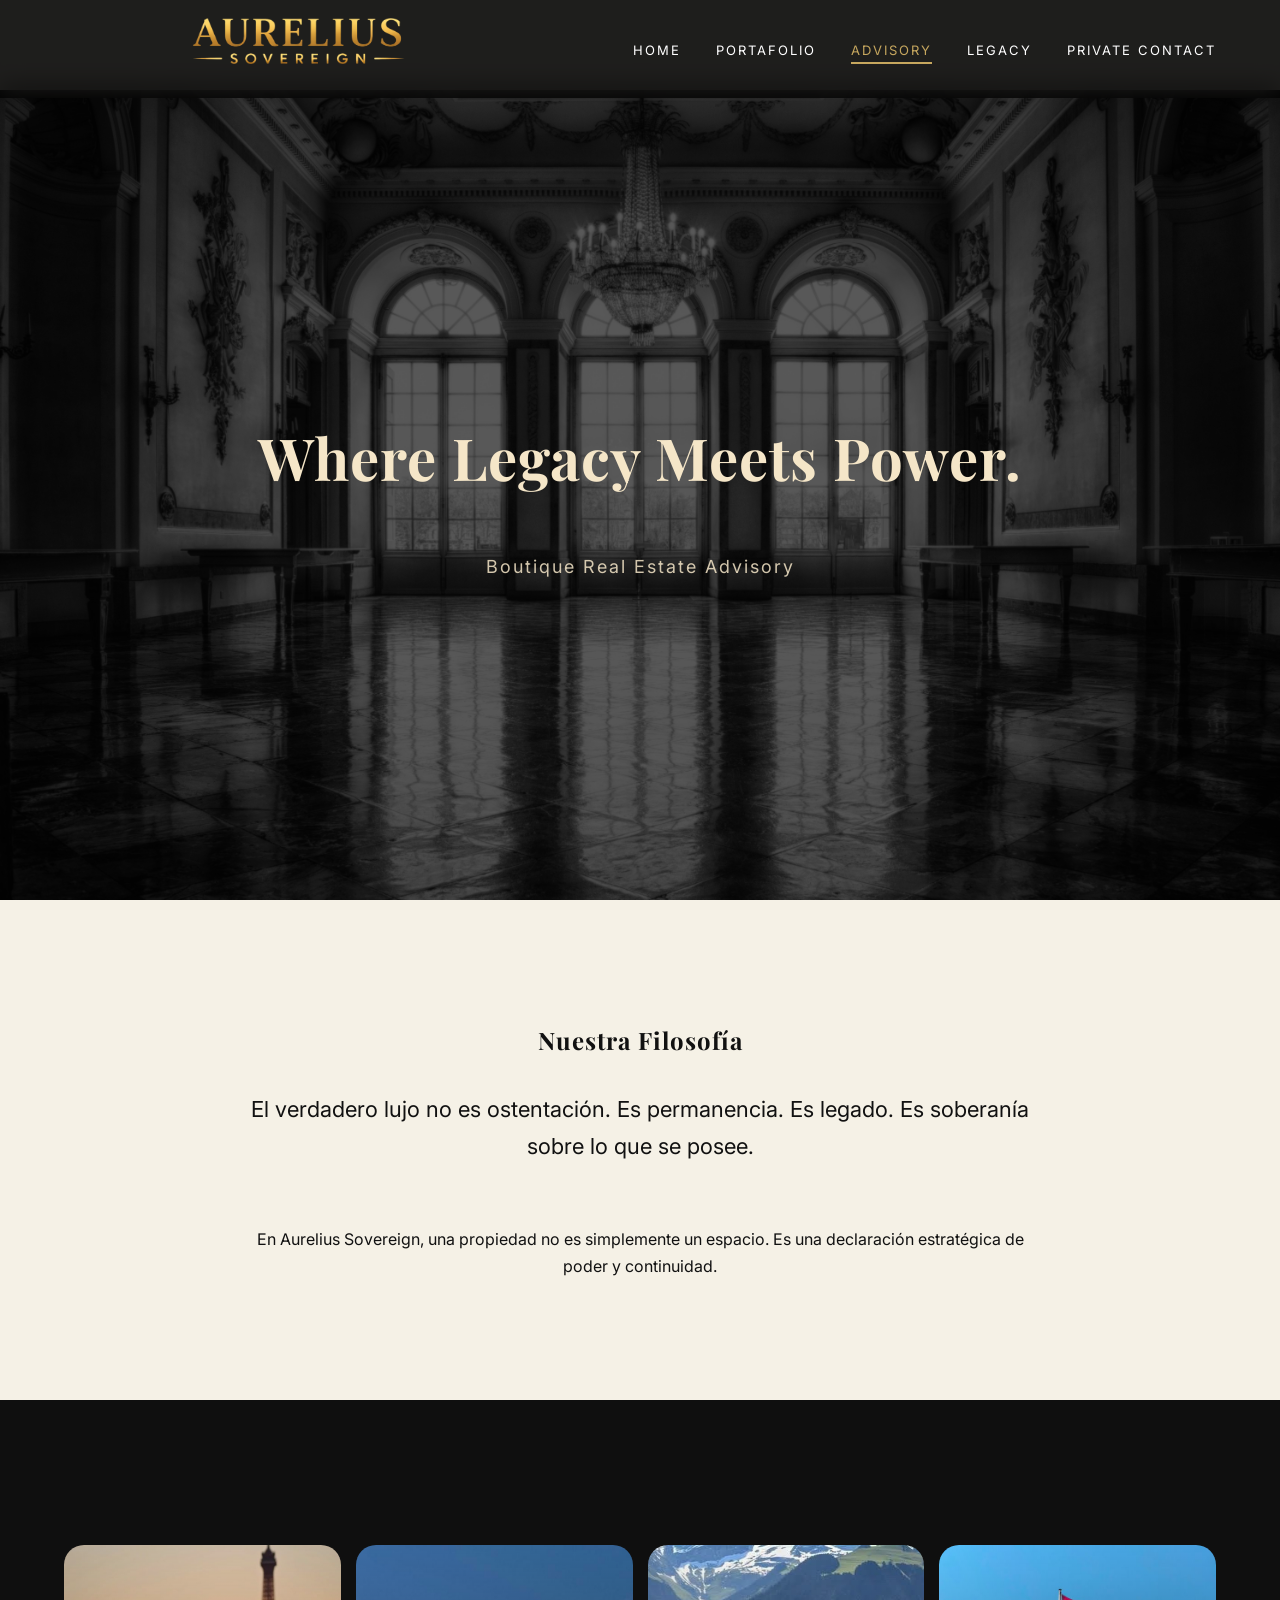
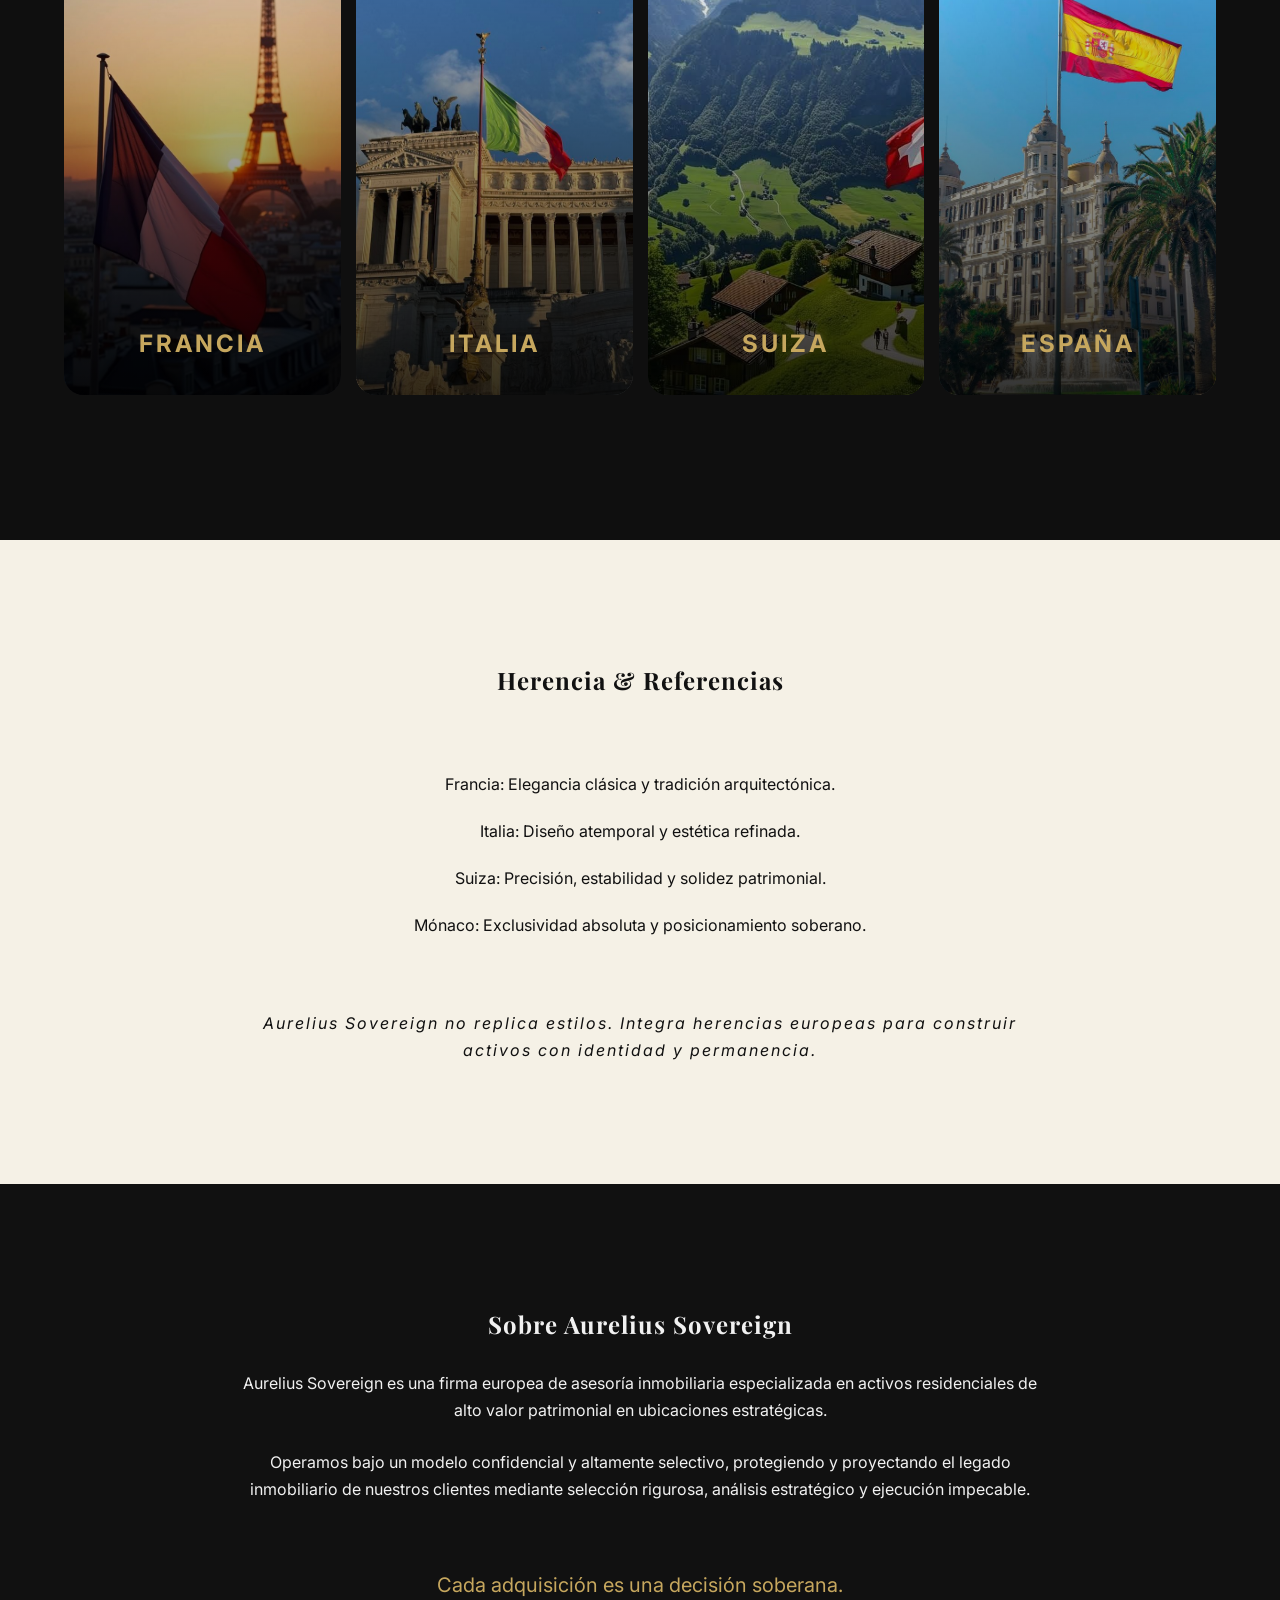
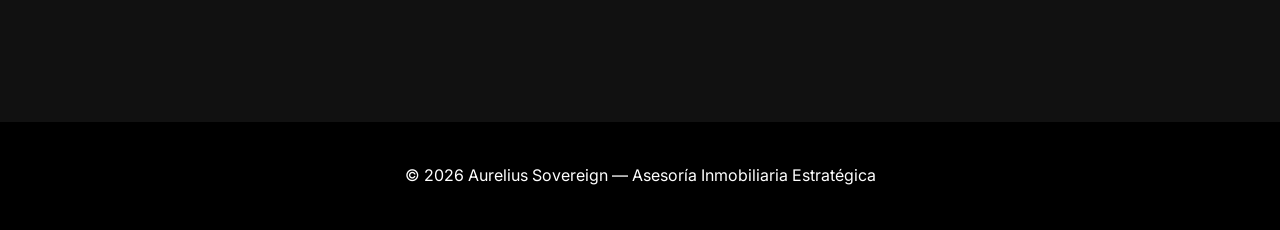
<file: Advisory.html>
<!DOCTYPE html>
<html lang="es">
<head>
  <meta charset="UTF-8">
  <title>Advisory | Aurelius Sovereign</title>
  <meta name="viewport" content="width=device-width, initial-scale=1.0">
  <link href="https://fonts.googleapis.com/css2?family=Playfair+Display:wght@400;600&family=Inter:wght@300;400;500&display=swap" rel="stylesheet">
  <link rel="stylesheet" href="Advisory.css">
</head>
<body>

<header class="main-header">
  <div class="container nav-container">
    <div class="logo">
        <a href="index.html">
      <img src="img/Logo 3.png" alt="Aurelius Sovereign Logo"> 
    </a> 
    </div>
    <nav>
      <ul>
        <li><a href="index.html" class="nav-link">Home</a></li>
        <li><a href="Portafolio.html" class="nav-link">Portafolio</a></li>
        <li><a href="Advisory.html" class="nav-link active">Advisory</a></li>
        <li><a href="Legacy.html" class="nav-link">Legacy</a></li>
        <li><a href="Private Contact.html" class="nav-link">Private Contact</a></li>
      </ul>
    </nav> 
  </div> 
</header>

<main>
<section class="hero section">
  <div class="hero-overlay"></div>
  <div class="hero-content">
    <h1>Where Legacy Meets Power.</h1>
    <p>Boutique Real Estate Advisory</p>
  </div>
</section>

<!-- FILOSOFÍA -->
<section class="manifesto-section section">
    <div class="container-narrow">
    <h2>Nuestra Filosofía</h2>
    <p class="manifesto-text">
      El verdadero lujo no es ostentación.  
      Es permanencia.  
      Es legado.  
      Es soberanía sobre lo que se posee.</p>
    <p>
      En Aurelius Sovereign, una propiedad no es simplemente un espacio.  
      Es una declaración estratégica de poder y continuidad.
    </p>
  </div>
</section>

<!-- INSPIRACIÓN EUROPEA -->
<section class="countries-section section">
  <div class="container countries-container">

    <div class="card" style="background-image: url('img/Poster 2.png');">
      <div class="overlay">
        <h4>Francia</h4>
      </div>
    </div>

    <div class="card" style="background-image: url('img/Poster 1.png');">
      <div class="overlay">
        <h4>Italia</h4>
      </div>
    </div>

    <div class="card" style="background-image: url('img/Poster 3.png');">
      <div class="overlay">
        <h4>Suiza</h4>
      </div>
    </div>

    <div class="card" style="background-image: url('img/Poster 4.png');">
      <div class="overlay">
        <h4>España</h4>
      </div>
    </div>

  </div>
</section>

<!-- POSICIONAMIENTO -->
<section class="model-section section">
  <div class="container-narrow">
    <h2>Herencia & Referencias</h2>
    <ul class="model-list">
      <li>Francia: Elegancia clásica y tradición arquitectónica.</li>
      <li>Italia: Diseño atemporal y estética refinada.</li>
      <li>Suiza: Precisión, estabilidad y solidez patrimonial.</li>
      <li>Mónaco: Exclusividad absoluta y posicionamiento soberano.</li>
    </ul>
    <p class="no-catalog">
      Aurelius Sovereign no replica estilos.  
      Integra herencias europeas para construir activos con identidad y permanencia.
    </p>
  </div>
</section>

<!-- SOBRE NOSOTROS -->
<section class="about-section section">
<div class="container-narrow">
    <h2>Sobre Aurelius Sovereign</h2>
    <p>
      Aurelius Sovereign es una firma europea de asesoría inmobiliaria 
      especializada en activos residenciales de alto valor patrimonial 
      en ubicaciones estratégicas.
    </p>
    <p>
      Operamos bajo un modelo confidencial y altamente selectivo, 
      protegiendo y proyectando el legado inmobiliario de nuestros clientes 
      mediante selección rigurosa, análisis estratégico y ejecución impecable.
    </p>
    <p class="closing-line">
      Cada adquisición es una decisión soberana.
    </p>
  </div>
</section>
</main>

<footer>
  <p>© 2026 Aurelius Sovereign — Asesoría Inmobiliaria Estratégica</p>
</footer>

</body>
</html>
</file>
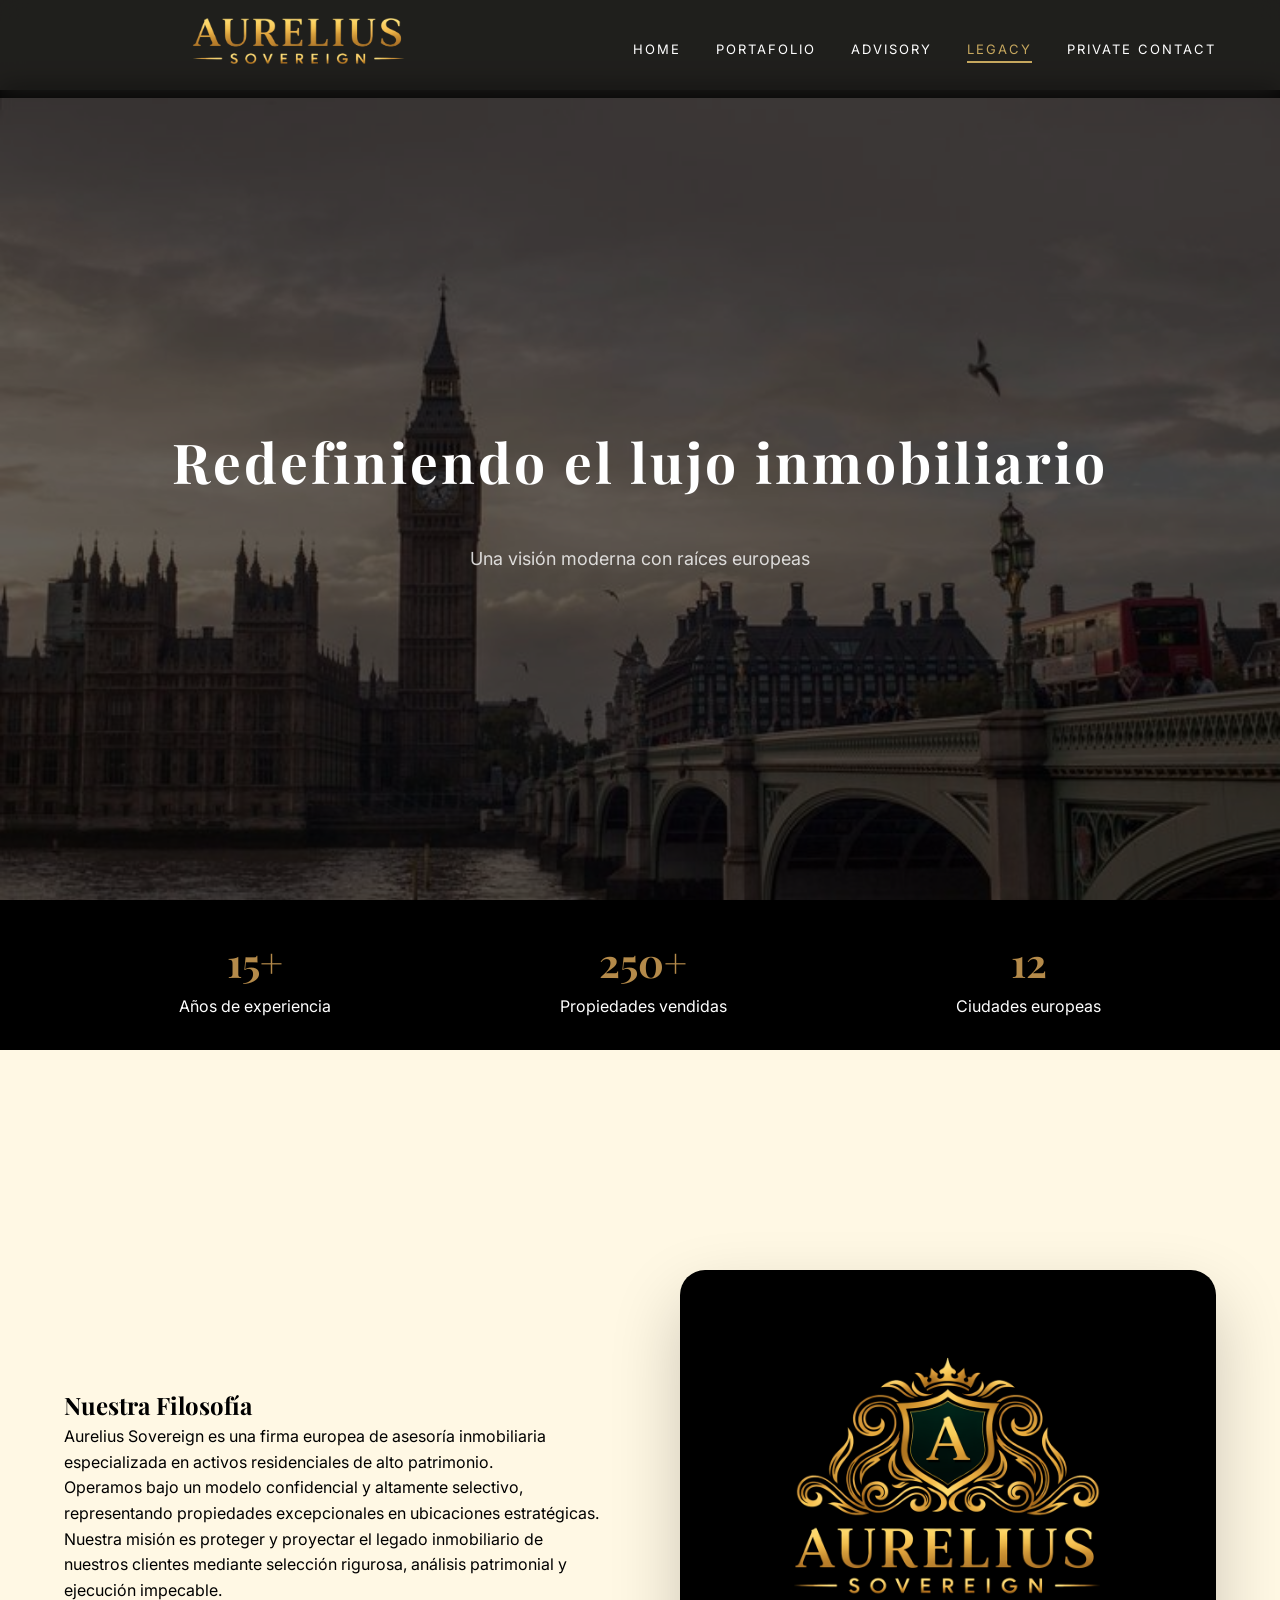
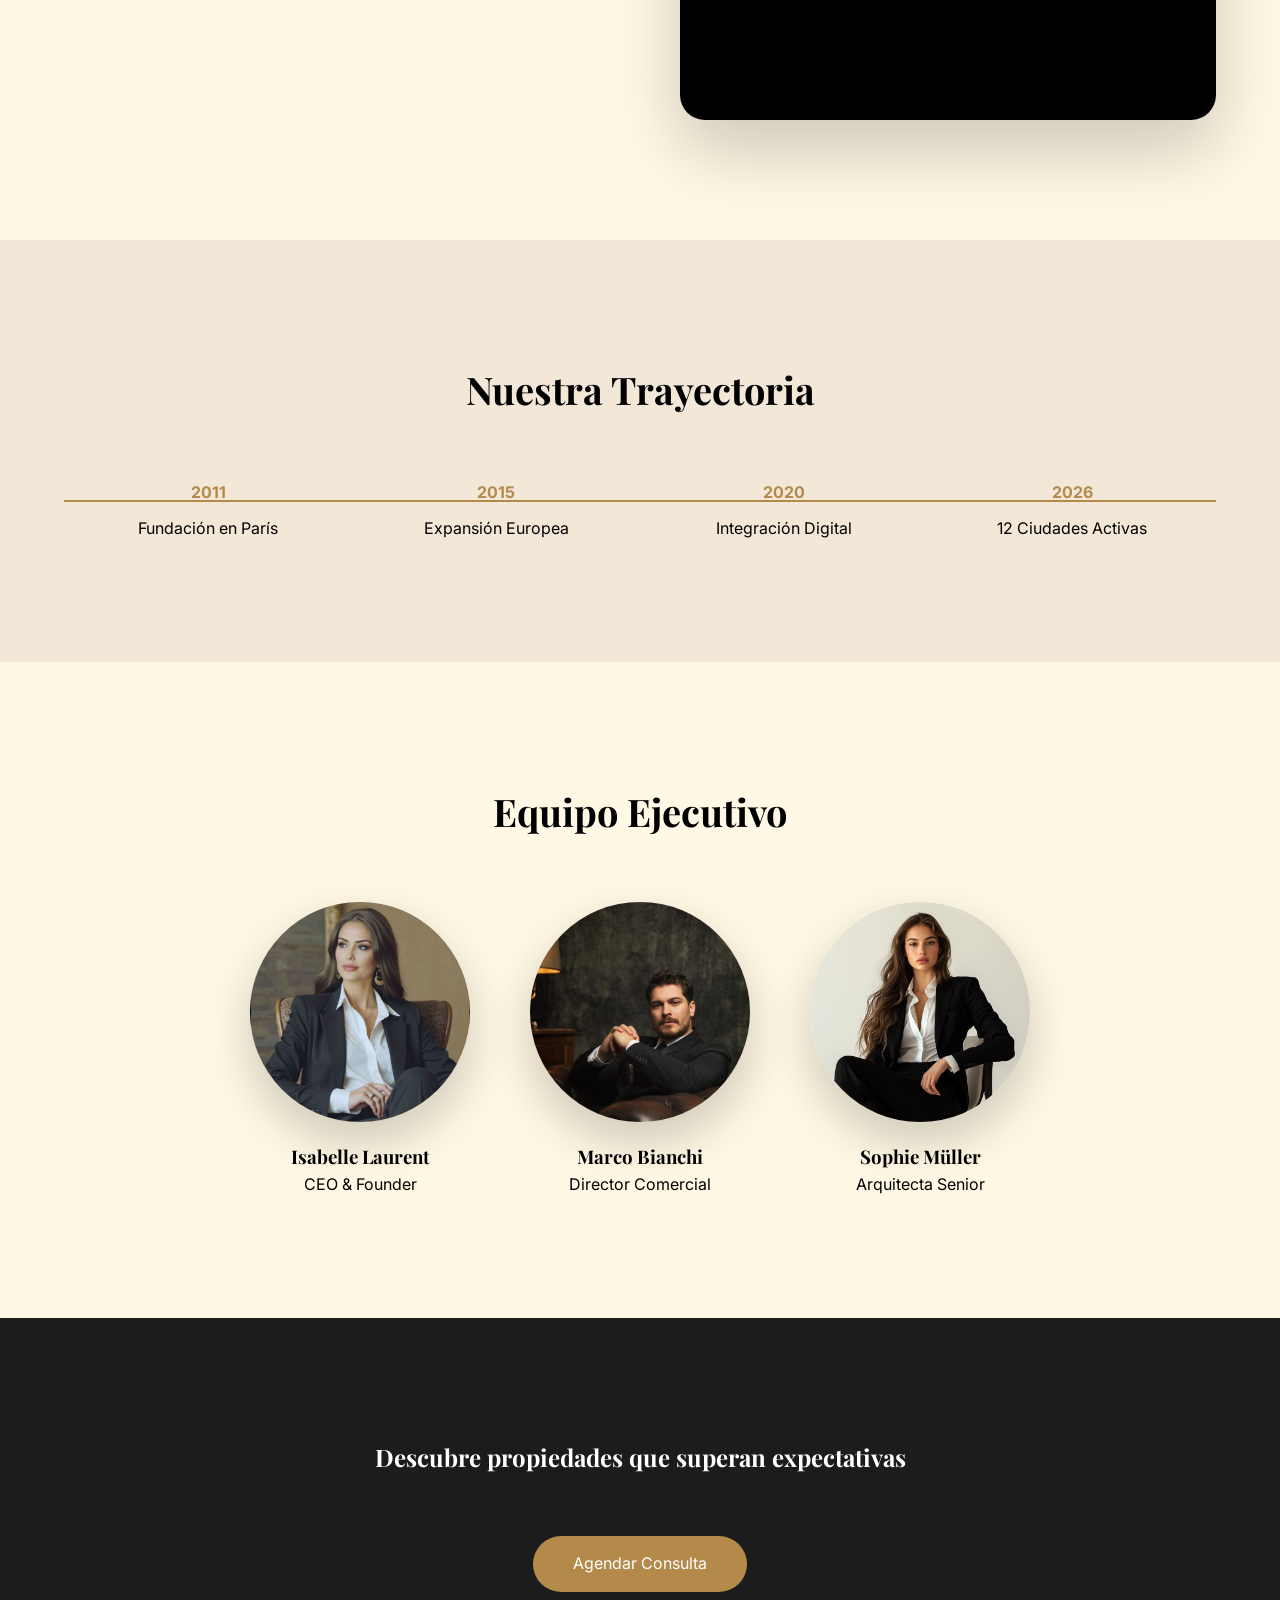
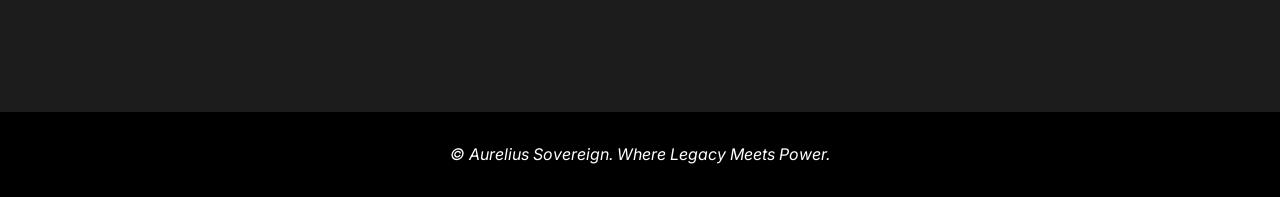
<file: Legacy.html>
<!DOCTYPE html>
<html lang="es">
<head>
<meta charset="UTF-8">
<meta name="viewport" content="width=device-width, initial-scale=1.0">
<title>Nosotros | VÉRITÉ Real Estate</title>
<link href="https://fonts.googleapis.com/css2?family=Playfair+Display:wght@500;600;700&family=Inter:wght@300;400;500;600&display=swap" rel="stylesheet">
<link rel="stylesheet" href="Legacy.css">
</head>
<body>

<header class="main-header">
  <div class="container nav-container">
    <div class="logo">
      <a href="index.html">
      <img src="img/Logo 3.png" alt="Aurelius Sovereign Logo"> 
    </a> 
    </div> 
    <nav>
      <ul>
        <li><a href="index.html" class="nav-link">Home</a></li>
        <li><a href="Portafolio.html" class="nav-link">Portafolio</a></li>
        <li><a href="Advisory.html" class="nav-link">Advisory</a></li>
        <li><a href="Legacy.html" class="nav-link active">Legacy</a></li>
        <li><a href="Private Contact.html" class="nav-link">Private Contact</a></li>
      </ul>
    </nav> 
  </div> 
</header>

<main>
<section class="hero section">
  <div class="hero-overlay"></div>
  <div class="hero-content">
    <h1>Redefiniendo el lujo inmobiliario</h1>
    <p>Una visión moderna con raíces europeas</p>
  </div>
</section>

<section class="stats section">
  <div class="container stats-grid">
    <div class="stat">
      <h2>15+</h2>
      <p>Años de experiencia</p>
    </div>
    <div class="stat">
      <h2>250+</h2>
      <p>Propiedades vendidas</p>
    </div>
    <div class="stat">
      <h2>12</h2>
      <p>Ciudades europeas</p>
    </div>
  </div>
</section>

<section class="historia section">
  <div class="container about-grid">
    <div>
      <h2>Nuestra Filosofía</h2>
      <p>Aurelius Sovereign es una firma europea de asesoría inmobiliaria especializada en activos residenciales de alto patrimonio.  </p>
      <p>Operamos bajo un modelo confidencial y altamente selectivo, representando propiedades excepcionales en ubicaciones estratégicas.</p>
      <p>Nuestra misión es proteger y proyectar el legado inmobiliario de nuestros clientes mediante selección rigurosa, análisis patrimonial y ejecución impecable.</p>
    </div>
    <div class="about-image"></div>
  </div>
</section>

<section class="timeline section">
  <div class="container">
    <h2 class="section-title">Nuestra Trayectoria</h2>
    <div class="timeline-line">
      <div class="timeline-item"><span>2011</span><p>Fundación en París</p></div>
      <div class="timeline-item"><span>2015</span><p>Expansión Europea</p></div>
      <div class="timeline-item"><span>2020</span><p>Integración Digital</p></div>
      <div class="timeline-item"><span>2026</span><p>12 Ciudades Activas</p></div>
    </div>
  </div>
</section>

<section class="equipo section">
  <div class="container">
    <h2 class="section-title">Equipo Ejecutivo</h2>
    <div class="team-grid">
      <div class="team-card">
        <div class="team-img" style="background-image:url('img/Persona\ 1.png')"></div>
        <h3>Isabelle Laurent</h3>
        <span>CEO & Founder</span>
      </div>
      <div class="team-card">
        <div class="team-img" style="background-image:url('img/Persona\ 3.png')"></div>
        <h3>Marco Bianchi</h3>
        <span>Director Comercial</span>
      </div>
      <div class="team-card">
        <div class="team-img" style="background-image:url('img/Persona\ 2.png')"></div>
        <h3>Sophie Müller</h3>
        <span>Arquitecta Senior</span>
      </div>
    </div>
  </div>
</section>

<section class="cta section">
  <h2>Descubre propiedades que superan expectativas</h2>
  <a href="Private Contact.html" class="cta-btn">Agendar Consulta</a>
</section>
</main>

<footer>
  <p><i>© Aurelius Sovereign. Where Legacy Meets Power.</i></p>
</footer>

</body>
</html>
</file>
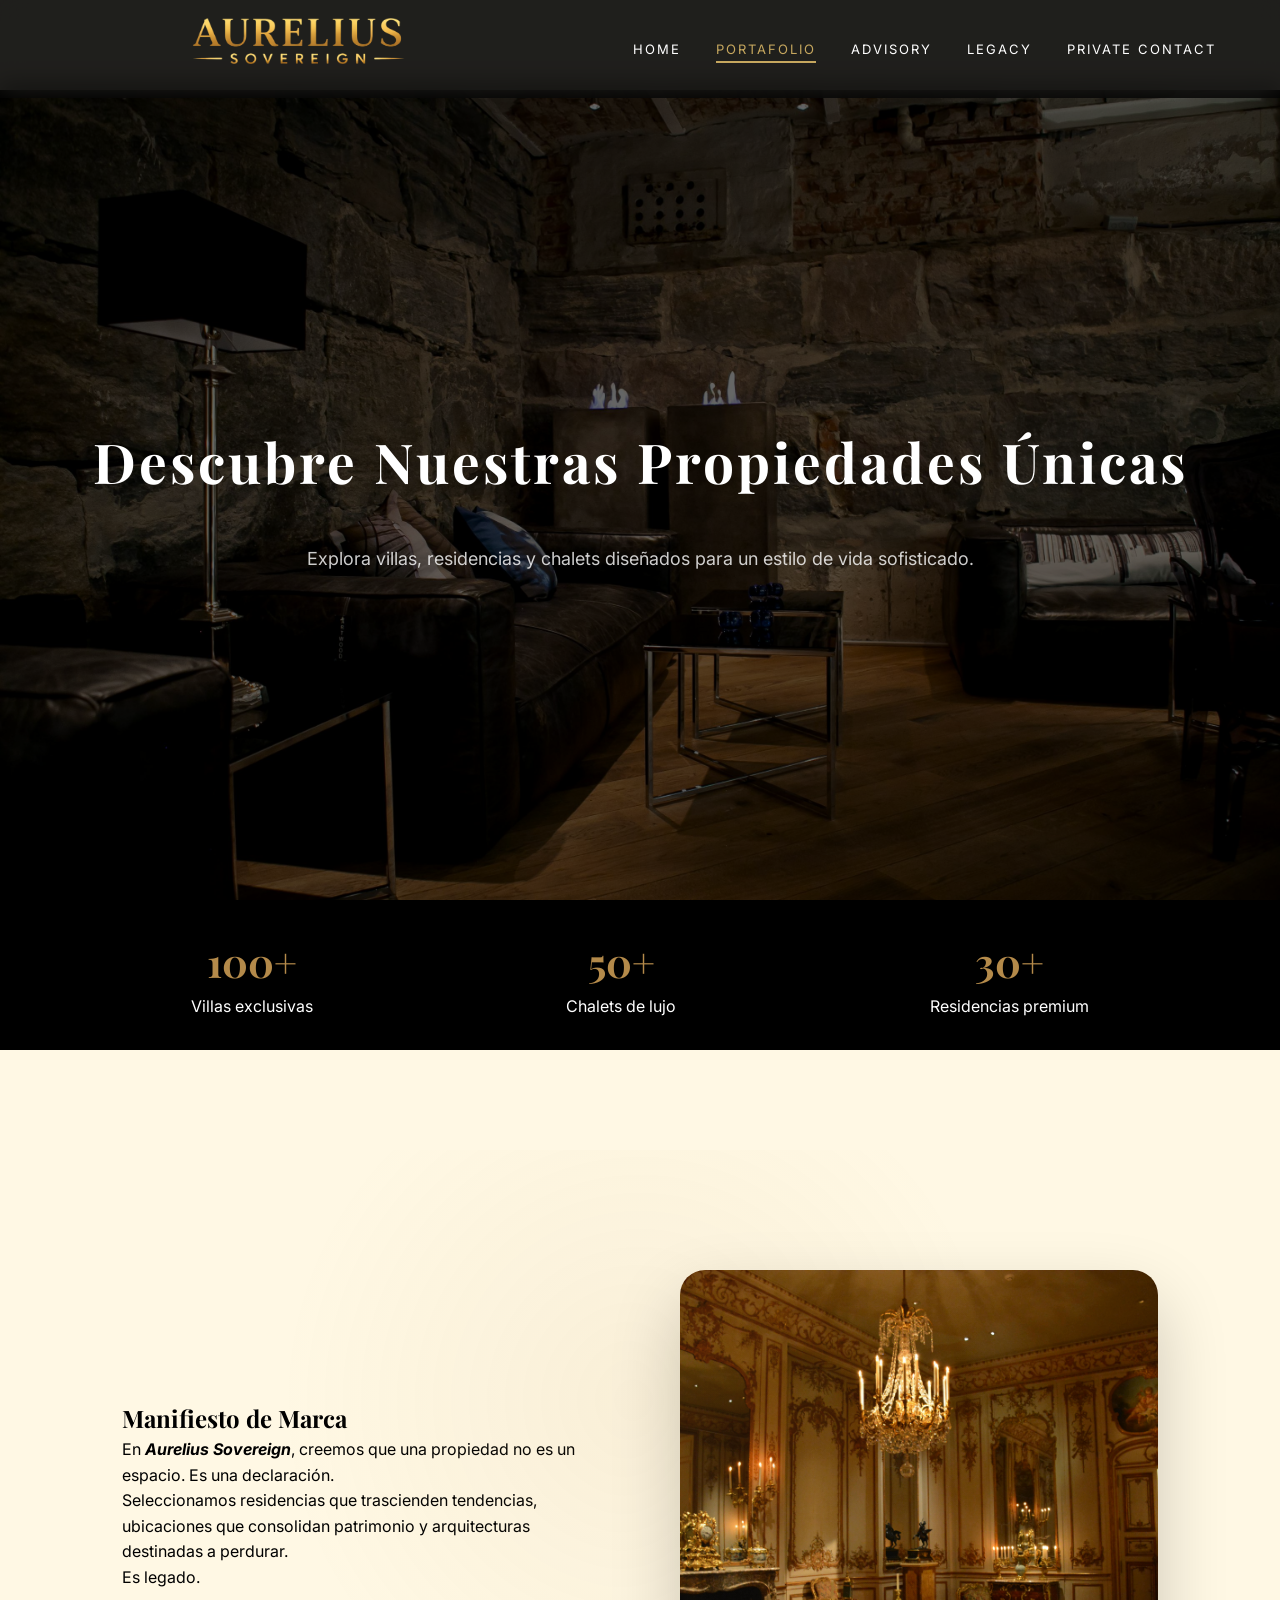
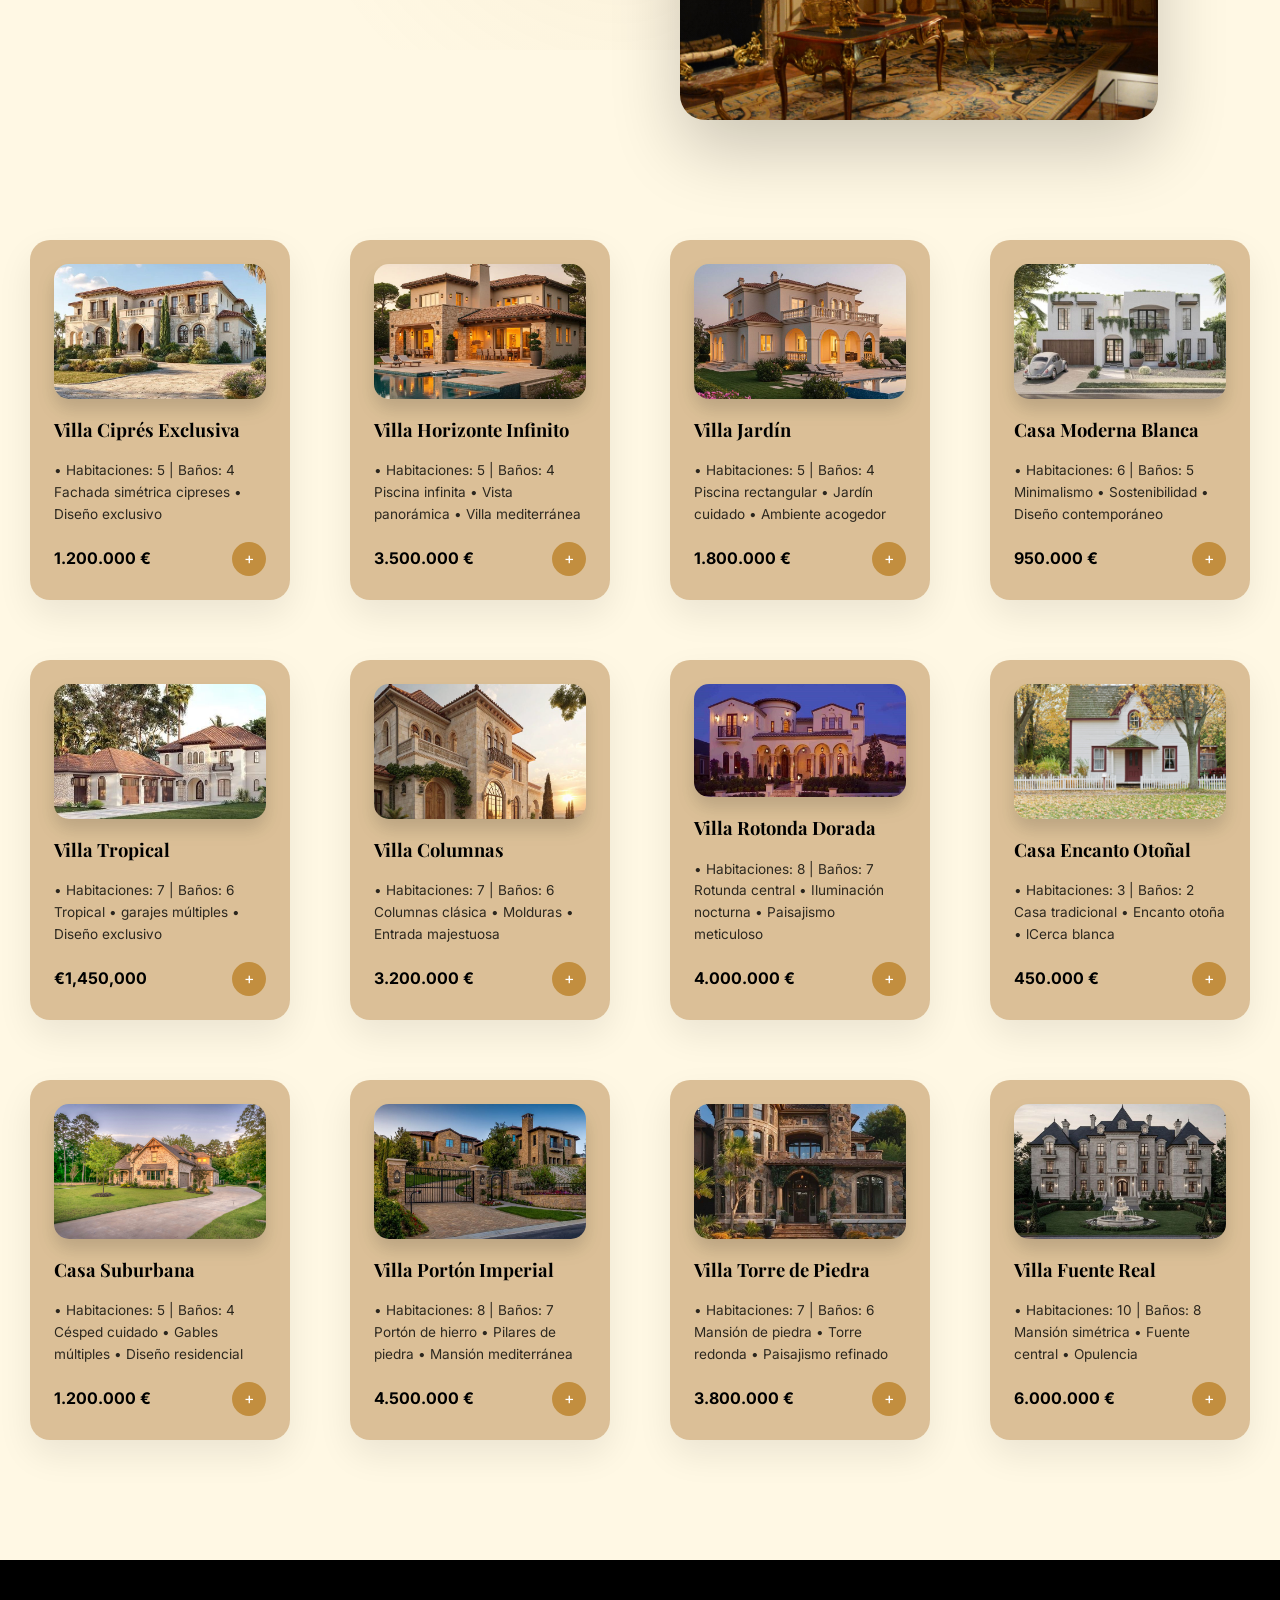
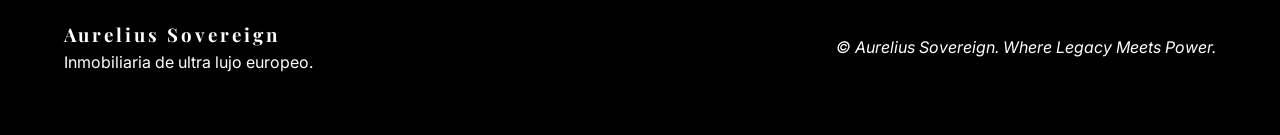
<file: Portafolio.html>
<!DOCTYPE html>
<html lang="es">
<head>
  <meta charset="UTF-8">
  <title>Propiedades | VÉRITÉ Real Estate</title>
  <meta name="viewport" content="width=device-width, initial-scale=1.0">
  <link href="https://fonts.googleapis.com/css2?family=Playfair+Display:wght@500;600;700&family=Inter:wght@300;400;500;600&display=swap" rel="stylesheet">
  <link rel="stylesheet" href="Portafolio.css">
</head>

<body>

<header class="main-header">
  <div class="container nav-container">
    <div class="logo">
            <a href="index.html">
      <img src="img/Logo 3.png" alt="Aurelius Sovereign Logo"> 
    </a> 
        </div>
    <nav>
      <ul>
        <li><a href="index.html" class="nav-link">Home</a></li>
        <li><a href="Portafolio.html" class="nav-link active">Portafolio</a></li>
        <li><a href="Advisory.html" class="nav-link">Advisory</a></li>
        <li><a href="Legacy.html" class="nav-link">Legacy</a></li>
        <li><a href="Private Contact.html" class="nav-link">Private Contact</a></li>
      </ul>
    </nav> 
  </div> 
</header>

<main>
  <section class="hero section">
    <div class="hero-overlay"></div>
    <div class="hero-content">
      <h1>Descubre Nuestras Propiedades Únicas</h1>
      <p>Explora villas, residencias y chalets diseñados para un estilo de vida sofisticado.</p>
    </div>
  </section>

<section class="stats section">
  <div class="container stats-grid">
      <div class="stat">
        <h2>100+</h2>
        <p>Villas exclusivas</p>
      </div>
      <div class="stat">
        <h2>50+</h2>
        <p>Chalets de lujo</p>
      </div>
      <div class="stat">
        <h2>30+</h2>
        <p>Residencias premium</p>
      </div>
    </div>
  </section>

  <section class="propiedades section">
    <div class="container about-grid">
      <div>
        <h2>Manifiesto de Marca</h2>
        <p>En <b><i>Aurelius Sovereign</i></b>, creemos que una propiedad no es un espacio. Es una declaración.</p>
        <p>Seleccionamos residencias que trascienden tendencias, 
          ubicaciones que consolidan patrimonio 
          y arquitecturas destinadas a perdurar.</p>
        <p>Es legado.</p>
      </div>
    <div class="about-image"></div>
    </div>
  </section>

    <div class="cards-grid section">

    <!-- 1 -->
      <div class="card-effect">
      <div class="card-inner">
        <div class="card__liquid"></div>
        <div class="card__shine"></div>
        <div class="card__glow"></div>
        <div class="card__content">
          <div class="card__badge">EXCLUSIVA</div>
            <div class="card__image" style="background-image:url(img/Casa\ 1\ E.png);"></div>
          <h3 class="card__title">Villa Ciprés Exclusiva</h3>
            <p class="card__description">•	Habitaciones: 5 | Baños: 4
             Fachada simétrica cipreses • Diseño exclusivo</p>
          <div class="card__footer">
            <span class="card__price">1.200.000 €</span>
              <div class="card__button">+</div>
            </div>
          </div>
        </div>
      </div>

    <!-- 2 -->
      <div class="card-effect">
      <div class="card-inner">
        <div class="card__liquid"></div>
        <div class="card__shine"></div>
        <div class="card__glow"></div>
        <div class="card__content">
          <div class="card__badge">LUJO</div>
            <div class="card__image" style="background-image:url(img/Casa\ 2\ L.png);"></div>
          <h3 class="card__title">Villa Horizonte Infinito</h3>
          <p class="card__description">• Habitaciones: 5 | Baños: 4
            Piscina infinita • Vista panorámica • Villa mediterránea</p>
          <div class="card__footer">
            <span class="card__price">3.500.000 €</span>
              <div class="card__button">+</div>
            </div>
          </div>
        </div>
      </div>

    <!-- 3 -->
      <div class="card-effect">
      <div class="card-inner">
        <div class="card__liquid"></div>
        <div class="card__shine"></div>
        <div class="card__glow"></div>
        <div class="card__content">
          <div class="card__badge">PREMIUM</div>
            <div class="card__image" style="background-image:url(img/Casa\ 3\ P.png);"></div>
          <h3 class="card__title">Villa Jardín</h3>
            <p class="card__description">•	Habitaciones: 5 | Baños: 4 
             Piscina rectangular • Jardín cuidado • Ambiente acogedor</p>
          <div class="card__footer">
            <span class="card__price">1.800.000 €</span>
              <div class="card__button">+</div>
            </div>
          </div>
        </div>
      </div>

    <!-- 4 -->
      <div class="card-effect">
      <div class="card-inner">
        <div class="card__liquid"></div>
        <div class="card__shine"></div>
        <div class="card__glow"></div>
        <div class="card__content">
          <div class="card__badge">NUEVA</div>
            <div class="card__image" style="background-image:url(img/Casa\ 4\ N.png);"></div>
          <h3 class="card__title">Casa Moderna Blanca</h3>
            <p class="card__description">•	Habitaciones: 6 | Baños: 5 
             Minimalismo • Sostenibilidad • Diseño contemporáneo</p>
          <div class="card__footer">
            <span class="card__price">950.000 €</span>
              <div class="card__button">+</div>
            </div>
          </div>
        </div>
      </div>

    <!-- 5 -->
      <div class="card-effect">
      <div class="card-inner">
        <div class="card__liquid"></div>
        <div class="card__shine"></div>
        <div class="card__glow"></div>
        <div class="card__content">
          <div class="card__badge">EXCLUSIVA</div>
            <div class="card__image" style="background-image:url(img/Casa\ 5\ E.png);"></div>
          <h3 class="card__title">Villa Tropical</h3>
            <p class="card__description">•	Habitaciones: 7 | Baños: 6 
             Tropical • garajes múltiples • Diseño exclusivo</p>
          <div class="card__footer">
            <span class="card__price">€1,450,000</span>
              <div class="card__button">+</div>
            </div>
          </div>
        </div>
      </div>

    <!-- 6 -->
      <div class="card-effect">
      <div class="card-inner">
        <div class="card__liquid"></div>
        <div class="card__shine"></div>
        <div class="card__glow"></div>
        <div class="card__content">
          <div class="card__badge">LUJO</div>
            <div class="card__image" style="background-image:url(img/Casa\ 6\ L.png);"></div>
          <h3 class="card__title">Villa Columnas</h3>
            <p class="card__description">•	Habitaciones: 7 | Baños: 6 
            Columnas clásica • Molduras • Entrada majestuosa</p>
          <div class="card__footer">
            <span class="card__price">3.200.000 €</span>
              <div class="card__button">+</div>
            </div>
          </div>
        </div>
      </div>

    <!-- 7 -->
      <div class="card-effect">
      <div class="card-inner">
        <div class="card__liquid"></div>
        <div class="card__shine"></div>
        <div class="card__glow"></div>
        <div class="card__content">
          <div class="card__badge">LUJO</div>
            <div class="card__image" style="background-image:url(img/Casa\ 7\ L.png);"></div>
          <h3 class="card__title">Villa Rotonda Dorada</h3>
          <p class="card__description">• Habitaciones: 8 | Baños: 7 
            Rotunda central • Iluminación nocturna • Paisajismo meticuloso</p>
          <div class="card__footer">
            <span class="card__price">4.000.000 €</span>
              <div class="card__button">+</div>
            </div>
          </div>
        </div>
      </div>

    <!-- 8 -->
      <div class="card-effect">
      <div class="card-inner">
        <div class="card__liquid"></div>
        <div class="card__shine"></div>
        <div class="card__glow"></div>
        <div class="card__content">
          <div class="card__badge">NUEVA</div>
            <div class="card__image" style="background-image:url(img/Casa\ 8\ N.png);"></div>
          <h3 class="card__title">Casa Encanto Otoñal</h3>
            <p class="card__description">•	Habitaciones: 3 | Baños: 2 
            Casa tradicional • Encanto otoña • lCerca blanca</p>
          <div class="card__footer">
            <span class="card__price">450.000 €</span>
              <div class="card__button">+</div>
            </div>
          </div>
        </div>
      </div>

    <!-- 9 -->
      <div class="card-effect">
      <div class="card-inner">
        <div class="card__liquid"></div>
        <div class="card__shine"></div>
        <div class="card__glow"></div>
        <div class="card__content">
          <div class="card__badge">PREMIUM</div>
            <div class="card__image" style="background-image:url(img/Casa\ 9\ P.png);"></div>
          <h3 class="card__title">Casa Suburbana</h3>
          <p class="card__description">• Habitaciones: 5 | Baños: 4  
            Césped cuidado • Gables múltiples • Diseño residencial</p>
          <div class="card__footer">
            <span class="card__price">1.200.000 €</span>
              <div class="card__button">+</div>
            </div>
          </div>
        </div>
      </div>

    <!-- 10 -->
      <div class="card-effect">
      <div class="card-inner">
        <div class="card__liquid"></div>
        <div class="card__shine"></div>
        <div class="card__glow"></div>
        <div class="card__content">
          <div class="card__badge">LUJO</div>
            <div class="card__image" style="background-image:url(img/Casa\ 10\ L.png);"></div>
          <h3 class="card__title">Villa Portón Imperial</h3>
          <p class="card__description">• Habitaciones: 8 | Baños: 7 
            Portón de hierro • Pilares de piedra • Mansión mediterránea</p>
          <div class="card__footer">
            <span class="card__price">4.500.000 €</span>
              <div class="card__button">+</div>
            </div>
          </div>
        </div>
      </div>

    <!-- 11 -->
      <div class="card-effect">
      <div class="card-inner">
        <div class="card__liquid"></div>
        <div class="card__shine"></div>
        <div class="card__glow"></div>
        <div class="card__content">
          <div class="card__badge">LUJO</div>
            <div class="card__image" style="background-image:url(img/Casa\ 11\ L.png);"></div>
          <h3 class="card__title">Villa Torre de Piedra</h3>
            <p class="card__description">•	Habitaciones: 7 | Baños: 6 
            Mansión de piedra • Torre redonda • Paisajismo refinado</p>
          <div class="card__footer">
            <span class="card__price">3.800.000 €</span>
              <div class="card__button">+</div>
            </div>
          </div>
        </div>
      </div>

    <!-- 12 -->
      <div class="card-effect">
      <div class="card-inner">
        <div class="card__liquid"></div>
        <div class="card__shine"></div>
        <div class="card__glow"></div>
        <div class="card__content">
          <div class="card__badge">LUJO</div>
            <div class="card__image" style="background-image:url(img/Casa\ 12\ L.png)"></div>
          <h3 class="card__title">Villa Fuente Real</h3>
            <p class="card__description">•	Habitaciones: 10 | Baños: 8 
            Mansión simétrica • Fuente central • Opulencia</p>
          <div class="card__footer">
            <span class="card__price">6.000.000 €</span>
              <div class="card__button">+</div>
            </div>
          </div>
        </div>
      </div>

    </div>
  </div>
  </section>
</main>

<footer>
  <div class="container footer-content">
    <div>
      <h3>Aurelius Sovereign</h3>
      <p>Inmobiliaria de ultra lujo europeo.</p>
    </div>
    <div>
      <p><i>© Aurelius Sovereign. Where Legacy Meets Power.</i></p>
    </div>
  </div>
</footer>

</body>
</html>
</file>
<file: Advisory.css>
/* =========================
   RESET
========================= */

*{
  margin:0;
  padding:0;
  box-sizing:border-box;
}

body{
  font-family:'Inter', sans-serif;
  background:#f5f1e6;
  color:#111;
  line-height:1.7;
  -webkit-font-smoothing:antialiased;
  display:flex;
  flex-direction:column;
  min-height:100vh;
}

h1,h2,h3{
  font-family:'Playfair Display', serif;
  letter-spacing:1px;
}

.container{
  width:90%;
  max-width:1200px;
  margin:auto;
}

.container-narrow{
  max-width:800px;
  margin:auto;
  display:flex;
  flex-direction:column;
  gap:30px;
  align-items:center;
  text-align:center;
}

/* =========================
   NAVBAR
========================= */

.main-header{
  position:fixed;
  top:0;
  width:100%;
  background:rgba(0,0,0,0.88);
  backdrop-filter:blur(12px);
  z-index:999;
  padding:15px 0;
}

.nav-container{
  display:flex;
  justify-content:space-between;
  align-items:center;
}

.logo img{
  height:60px;
}

nav ul{
  list-style:none;
  display:flex;
  gap:35px;
}

.nav-link{
  color:white;
  text-decoration:none;
  text-transform:uppercase;
  font-size:13px;
  letter-spacing:2px;
  position:relative;
  transition:0.3s;
}

.nav-link::after{
  content:"";
  position:absolute;
  bottom:-6px;
  left:0;
  width:0;
  height:2px;
  background:#C6A75E;
  transition:0.3s ease;
}

.nav-link:hover::after,
.nav-link.active::after{
  width:100%;
}

.nav-link:hover,
.nav-link.active{
  color:#C6A75E;
}

/* =========================
   HERO
========================= */

.hero{
  margin-top:90px;
  height:90vh;
  background:url('img/Fondo\ 4.png') center/cover fixed no-repeat;
  display:flex;
  flex-direction:column;
  justify-content:center;
  align-items:center;
  text-align:center;
  color:#f5e6c8;
  position:relative;
}

.hero-overlay{
  position:absolute;
  inset:0;
  background:rgba(0,0,0,0.65);
}

.hero-content{
  position:relative;
  z-index:2;
  display:flex;
  flex-direction:column;
  gap:25px;
  align-items:center;
}

.hero h1{
  font-size:58px;
}

.hero p{
  margin-top:20px;
  font-size:18px;
  opacity:0.85;
  letter-spacing:2px;
}

/* =========================
   SECTIONS
========================= */

.manifesto-section,
.model-section{
  padding:120px 0;
  display:flex;
  justify-content:center;
}

.manifesto-text{
  font-size:22px;
  margin-bottom:30px;
}

.no-catalog{
  margin-top:40px;
  font-style:italic;
  letter-spacing:2px;
}

.model-list{
  list-style:none;
  display:flex;
  flex-direction:column;
  gap:20px;
  margin-top:40px;
}

/* =========================
    COUNTRIES
========================= */

.countries-section {
  padding: 120px 0;
  background: #0f0f0f;
}

.countries-container {
  display: flex;
  gap: 15px; /* Reducido un poco para mayor elegancia */
  justify-content: center;
  align-items: center;
  max-width: 1200px;
  margin: 0 auto;
  height: 500px; /* Altura fija para el contenedor ayuda a la estabilidad */
}

.card {
  position: relative;
  flex: 1; /* Todas empiezan con el mismo peso */
  height: 450px;
  border-radius: 20px;
  background-size: cover;
  background-position: center;
  overflow: hidden;
  cursor: pointer;
  /* Transición crucial: flex-grow es lo que genera el efecto acordeón */
  transition: all 0.6s cubic-bezier(0.25, 1, 0.5, 1);
}

/* Efecto Acordeón: La tarjeta seleccionada crece */
.card:hover {
  flex: 3; /* Aumenta su peso visual frente a las demás */
  filter: brightness(1.1);
}

.overlay {
  position: absolute;
  inset: 0;
  background: linear-gradient(to top, rgba(0,0,0,0.8), rgba(0,0,0,0));
  display: flex;
  align-items: flex-end;
  justify-content: center;
  padding: 30px;
  transition: 0.4s;
}

.overlay h4 {
  color: #C6A75E;
  font-size: 24px;
  text-transform: uppercase;
  letter-spacing: 3px;
  margin: 0;
  white-space: nowrap; /* Evita que el texto se rompa mientras se expande */
}

.card:hover .overlay {
  background: linear-gradient(to top, rgba(0,0,0,0.9), rgba(0,0,0,0.2));
}

/* =========================
   ABOUT
========================= */

.about-section{
  padding:120px 0;
  background:#111;
  color:#f1f1f1;
  text-align:center;
  display:flex;
  justify-content:center;
  text-align:center;
}

.about-section .container-narrow{
  display:flex;
  flex-direction:column;
  gap:25px;
  align-items:center;
}

.closing-line{
  margin-top:40px;
  font-size:20px;
  color:#C6A75E;
}

/* =========================
   ANIMACIONES
========================= */

.section{
  opacity:0;
  transform:translateY(50px);
  animation:fadeInUp 1s ease forwards;
}

/* delays progresivos elegantes */

.section.delay-1{
  animation-delay:0.2s;
}

.section.delay-2{
  animation-delay:0.5s;
}

.section.delay-3{
  animation-delay:0.8s;
}

.section.delay-4{
  animation-delay:1.1s;
}

@keyframes fadeInUp{
  from{
    opacity:0;
    transform:translateY(50px);
  }
  to{
    opacity:1;
    transform:translateY(0);
  }
}

/* =========================
   FOOTER
========================= */

footer{
  background:black;
  color:white;
  padding:40px 0;
  display:flex;
  justify-content:center;
  align-items:center;
}

main{
  flex:1;
}
</file>
<file: Legacy.css>
/* =========================
   RESET GENERAL
========================= */

*{
  margin:0;
  padding:0;
  box-sizing:border-box;
}

body{
  font-family:'Inter', sans-serif;
  background: #fff7ded0;
  color:#000000;
  line-height:1.6;
  -webkit-font-smoothing:antialiased;
  display:flex;
  flex-direction:column;
  min-height:100vh;
}

main{
  flex:1;
}

h1,h2,h3{
  font-family:'Playfair Display', serif;
}

.container{
  width:90%;
  max-width:1200px;
  margin:auto;
}

/* NAVBAR */

.main-header{
  position:fixed;
  top:0;
  width:100%;
  background:rgba(0,0,0,0.88);
  backdrop-filter:blur(12px);
  z-index:999;
  padding:15px 0;
}

.nav-container{
  display:flex;
  justify-content:space-between;
  align-items:center;
}

.logo img{
  height:60px;
}

nav ul{
  list-style:none;
  display:flex;
  gap:35px;
}

.nav-link{
  color:white;
  text-decoration:none;
  text-transform:uppercase;
  font-size:13px;
  letter-spacing:2px;
  position:relative;
  transition:0.3s;
}

.nav-link::after{
  content:"";
  position:absolute;
  bottom:-6px;
  left:0;
  width:0;
  height:2px;
  background:#C6A75E;
  transition:0.3s ease;
}

.nav-link:hover::after,
.nav-link.active::after{
  width:100%;
}

.nav-link:hover,
.nav-link.active{
  color:#C6A75E;
}

/* HERO */

.hero{
  margin-top:90px;
  position:relative;
  height:90vh;
  background:url('img/Fondo 6.png') center/cover fixed no-repeat;
  display:flex;
  align-items:center;
  justify-content:center;
  text-align:center;
  color:rgb(255, 255, 255);
  margin-top: 90px;
  height: 90vh;
  display: flex;
  flex-direction: column;
  justify-content: center;
  align-items: center;
  text-align: center;
  color: white;
}

.hero-overlay{
  position:absolute;
  inset:0;
  background:rgba(0,0,0,0.6);
}

.hero-content{
  position:relative;
  z-index:2;
  display: flex;
  flex-direction: column;
  gap: 20px;
  align-items: center;
}

.hero h1{
  font-size:55px;
  letter-spacing:3px;
}

.hero p{
  margin-top:20px;
  font-size:18px;
  opacity:0.8;
}  

/* STATS */

.stats{
  background:#000000;
  color:white;
  padding:30px 0;
  margin-bottom: 100px;
}

.stats-grid{
  display:flex;
  justify-content:space-around;
  text-align:center;
}

.stat h2{
  font-size:40px;
  color:#b48a4a;
}

/* HISTORIA */

.historia{
  padding:120px 0;
}

.about-grid{
  display:grid;
  grid-template-columns:1fr 1fr;
  gap:80px;
  align-items:center;
  
}

.about-image{
  height:450px;
  border-radius:25px;
  background:url('img/Logo.png') center/cover no-repeat;
  box-shadow:0 30px 70px #00000033;
  transition:0.5s;
}

.about-image:hover{
  transform:scale(1.03);
}

/* TIMELINE */

.timeline{
  background:#f3e8d8;
  padding:120px 0;
  display:flex;
  justify-content:space-between;
  gap:40px;
  position:relative;
  flex-wrap:wrap;
}

.section-title{
  text-align:center;
  margin-bottom:60px;
  font-size:38px;
}

.timeline-line{
  display:flex;
  justify-content:space-between;
  position:relative;
}

.timeline-line::before{
  content:"";
  position:absolute;
  top:20px;
  left:0;
  right:0;
  height:2px;
  background:#b48a4a;
}

.timeline-item{
  flex:1;
  min-width:150px;
  text-align:center;
}

.timeline-item span{
  display:block;
  font-weight:bold;
  margin-bottom:10px;
  color:#b48a4a;
}

/* EQUIPO */

.equipo{
  padding:120px 0;
}

.team-grid{
  display:flex;
  gap:60px;
  justify-content:center;
  flex-wrap:wrap;
}

.team-card{
  text-align:center;
  transition:0.4s;
  display:flex;
  flex-direction:column;
  align-items:center;
}

.team-card:hover{
  transform:translateY(-10px);
}

.team-img{
  width:220px;
  height:220px;
  border-radius:50%;
  background-size:cover;
  background-position:center;
  margin-bottom:20px;
  box-shadow:0 20px 50px rgba(0,0,0,0.2);
}

/* CTA */

.cta{
 background:#1c1c1c;
  color:white;
  padding:120px 0;
  display:flex;
  flex-direction:column;
  align-items:center;
  justify-content:center;
  text-align:center;
  gap:30px;
}

.cta-btn{
  display:inline-block;
  margin-top:30px;
  padding:15px 40px;
  background:#b48a4a;
  color:white;
  text-decoration:none;
  border-radius:40px;
  transition:0.3s;
}

.cta-btn:hover{
  background:#d4a763;
}

/* =========================
   ANIMACIONES
========================= */

.section {
  opacity: 0;
  transform: translateY(40px);
  animation: fadeInUp 1s ease forwards;
}

.section:nth-of-type(1) {
  animation-delay: 0.2s;
}
.section:nth-of-type(2) {
  animation-delay: 0.6s;
}
.section:nth-of-type(3) {
  animation-delay: 1s;
}

@keyframes fadeInUp {
  to {
    opacity: 1;
    transform: translateY(0);
  }
}

/* FOOTER */

footer{
  background:black;
  color:white;
  text-align:center;
  padding:30px 0;
}

/* RESPONSIVE */

@media(max-width:900px){

  .about-grid{
    grid-template-columns:1fr;
  }

  .timeline-line{
    flex-direction:column;
    gap:40px;
  }

  .stats-grid{
    flex-direction:column;
    gap:30px;
  }

  .team-grid{
    flex-direction:column;
    align-items:center;
  }

  nav ul{
    gap:15px;
  }

}
</file>
<file: Portafolio.css>
/* =========================
   RESET GENERAL
========================= */

*{
  margin:0;
  padding:0;
  box-sizing:border-box;
}

body{
  font-family:'Inter', sans-serif;
  background: #fff7ded0;
  color:#000000;
  line-height:1.6;
  -webkit-font-smoothing:antialiased;
  display: flex;
  flex-direction: column;
  min-height: 100vh;
}

h1,h2,h3{
  font-family:'Playfair Display', serif;
}

.container{
  width:90%;
  max-width:1200px;
  margin:auto;
}

/* NAVBAR */

.main-header{
  position:fixed;
  top:0;
  width:100%;
  background:rgba(0,0,0,0.88);
  backdrop-filter:blur(12px);
  z-index:999;
  padding:15px 0;
}

.nav-container{
  display:flex;
  justify-content:space-between;
  align-items:center;
}

.logo img{
  height:60px;
}

nav ul{
  list-style:none;
  display:flex;
  gap:35px;
}

.nav-link{
  color:white;
  text-decoration:none;
  text-transform:uppercase;
  font-size:13px;
  letter-spacing:2px;
  position:relative;
  transition:0.3s;
}

.nav-link::after{
  content:"";
  position:absolute;
  bottom:-6px;
  left:0;
  width:0;
  height:2px;
  background:#C6A75E;
  transition:0.3s ease;
}

.nav-link:hover::after, 
.nav-link.active::after{
  width:100%;
}

.nav-link:hover, 
.nav-link.active{
  color:#C6A75E;
}

/* HERO */

.hero{
  margin-top:90px;
  position:relative;
  height:90vh;
  background:url('img/Fondo 2.png') center/cover fixed no-repeat;
  display:flex;
  align-items:center;
  justify-content:center;
  text-align:center;
  color:white;
  margin-top: 90px;
  height: 90vh;
  display: flex;
  flex-direction: column;
  justify-content: center;
  align-items: center;
  text-align: center;
  color: white;
}

.hero-overlay{
  position:absolute;
  inset:0;
  background:rgba(0,0,0,0.6);
}

.hero-content{
  position:relative;
  z-index:2;
  display: flex;
  flex-direction: column;
  gap: 20px;
  align-items: center;
}

.hero h1{
  font-size:55px;
  letter-spacing:3px;
}

.hero p{
  margin-top:20px;
  font-size:18px;
  opacity:0.8;
}

/* STATS */

.stats{
  background:#000000;
  color:white;
  padding:30px 0;
  margin-bottom: 100px;
}

.stats-grid{
  display:flex;
  justify-content:space-around;
  text-align:center;
}

.stat h2{
  font-size:40px;
  color:#b48a4a;
}

/* Propiedades */

.propiedades{
  padding:120px 0;
}

.about-grid {
  display: flex;
  gap: 80px;
  align-items: center;
  flex-wrap: wrap;
}

.about-grid > div {
  flex: 1;
  min-width: 300px;
}

.about-image{
  height:450px;
  border-radius:25px;
  background:url('img/Fondo\ 3.png') center/cover no-repeat;
  box-shadow:0 30px 70px #00000033;
  transition:0.5s;
}

.about-image:hover{
  transform:scale(1.03);
}

/* =========================
   PROPIEDADES SECTION
========================= */

.propiedades {
  margin-top: 120px 0;
  position: relative;
  margin-top: 40px;
  max-width: 1200px;
  margin-left: auto;
  margin-right: auto;
  width: 90%; /* se adapta en pantallas pequeñas */
}

.propiedades::before {
  content: "";
  position: absolute;
  top: 0;
  left: 50%;
  width: 900px;
  height: 500px;
  transform: translateX(-50%);
  background: radial-gradient(
    circle,
    rgba(180, 138, 74, 0.08) 0%,
    rgba(180, 138, 74, 0) 70%
  );
  z-index: 0;
}

.section-title {
  text-align: center;
  font-size: 36px;
  font-weight: 600;
  letter-spacing: 4px;
  margin-bottom: 80px;
  position: relative;
  z-index: 1;
}

.section-title::after {
  content: "";
  display: block;
  width: 60px;
  height: 3px;
  background: #b48a4a;
  margin: 20px auto 0;
  border-radius: 2px;
}

.cards-grid {
  display: flex;
  flex-wrap: wrap;
  justify-content: center;
  gap: 60px;
}

/* =========================
   CARD EFFECT
========================= */

.card-effect {
  flex: 0 1 260px;
  display: flex;
  justify-content: center;
}

.card-effect:nth-child(1)  { animation-delay: 0.05s; }
.card-effect:nth-child(2)  { animation-delay: 0.10s; }
.card-effect:nth-child(3)  { animation-delay: 0.15s; }
.card-effect:nth-child(4)  { animation-delay: 0.20s; }
.card-effect:nth-child(5)  { animation-delay: 0.25s; }
.card-effect:nth-child(6)  { animation-delay: 0.30s; }
.card-effect:nth-child(7)  { animation-delay: 0.35s; }
.card-effect:nth-child(8)  { animation-delay: 0.40s; }
.card-effect:nth-child(9)  { animation-delay: 0.45s; }
.card-effect:nth-child(10) { animation-delay: 0.50s; }
.card-effect:nth-child(11) { animation-delay: 0.55s; }
.card-effect:nth-child(12) { animation-delay: 0.60s; }

@keyframes fadeUp {
  to {
    opacity: 1;
    transform: translateY(0);
  }
}
.card-inner {
  --card-bg: #c59d689f;;
  --card-accent: #6b532e;
  --card-text: #263238;
  --card-shadow: 0 15px 35px rgba(0, 0, 0, 0.08);

  width: 260px;
  height: 360px;
  background: var(--card-bg);
  border-radius: 20px;
  position: relative;
  overflow: hidden;
  transition:
    transform 0.6s cubic-bezier(0.23, 1, 0.32, 1),
    box-shadow 0.6s cubic-bezier(0.23, 1, 0.32, 1);
  box-shadow: var(--card-shadow);
  transform-style: preserve-3d;
  backdrop-filter: blur(2px);
}

.card-inner:hover {
  transform: rotateY(8deg) rotateX(8deg);
  box-shadow: 0 30px 60px #00000033;
}

/* =========================
   EFECTOS DE FONDO
========================= */

.card__liquid {
  position: absolute;
  top: -80px;
  left: 0;
  width: 300px;
  height: 200px;
  background: #b48a4a;
  border-radius: 50%;
  transform: translateZ(-80px);
  filter: blur(80px);
  opacity: 0;
  transition: all 0.7s ease;
  z-index: 0;
}

.card-inner:hover .card__liquid {
  transform: translateZ(-50px) translateY(30px) translateX(-20px) rotate(-20deg)
    scale(1.2);
  opacity: 0.4;
}

.card__shine {
  position: absolute;
  inset: 0;
  background: linear-gradient(
    135deg,
    rgba(255, 255, 255, 0.1) 30%,
    rgba(255, 255, 255, 0.5) 50%,
    rgba(255, 255, 255, 0.1) 70%
  );
  opacity: 0;
  transition: opacity 0.4s ease-in-out;
  z-index: 1;
}

.card-inner:hover .card__shine {
  opacity: 1;
  animation: shine-effect 2s infinite linear;
}

.card__glow {
  position: absolute;
  inset: -15px;
  background: radial-gradient(
    circle at 50% 0%,
    rgba(180, 138, 74, 0.4) 0%,
    rgba(180, 138, 74, 0) 60%
  );
  opacity: 0;
  transition: opacity 0.6s ease-in-out;
  z-index: 1;
}

.card-inner:hover .card__glow {
  opacity: 1;
}

/* =========================
   CONTENIDO CARD
========================= */

.card__content {
  padding: 1.5em;
  height: 100%;
  display: flex;
  flex-direction: column;
  gap: 1em;
  position: relative;
  z-index: 2;
}

/* BADGE */
.card__badge {
  position: absolute;
  top: 15px;
  right: 15px;
  background: #b48a4a;
  color: white;
  padding: 0.3em 0.6em;
  border-radius: 999px;
  font-size: 0.7em;
  font-weight: 600;
  z-index: 10;
  transform: scale(0.7);
  opacity: 0;
  transition: all 0.5s ease 0.2s;
}

.card-inner:hover .card__badge {
  transform: scale(1);
  opacity: 1;
}

.card__image {
  width: 100%;
  height: 160px;
  border-radius: 15px;
  background-size: cover;
  background-position: center;
  transition: transform 0.6s cubic-bezier(0.23, 1, 0.32, 1);
  box-shadow: 0 10px 18px rgba(0, 0, 0, 0.15);
  position: relative;
  z-index: 1;
}

.card-inner:hover .card__image {
  transform: translateY(-8px) scale(1.05);
}

.card__title {
  font-size: 1.15em;
  font-weight: 700;
  transition: 0.4s;
}

.card-inner:hover .card__title {
  color: var(--card-accent);
  transform: translateX(3px);
}

.card__description {
  font-size: 0.85em;
  opacity: 0.8;
}

.card__footer {
  display: flex;
  justify-content: space-between;
  align-items: center;
  margin-top: auto;
}

.card__price {
  font-weight: 700;
  font-size: 1em;
  transition: 0.4s;
}

.card-inner:hover .card__price {
  color: var(--card-accent);
}

.card__button {
  width: 34px;
  height: 34px;
  background:#c28e3f;
  border-radius: 50%;
  display: flex;
  align-items: center;
  justify-content: center;
  color: white;
  cursor: pointer;
  transition: 0.4s;
}

.card-inner:hover .card__button {
  box-shadow: 0 0 0 6px rgba(180, 138, 74, 0.3);
}

/* =========================
   ANIMACIONES
========================= */

.section {
  opacity: 0;
  transform: translateY(40px);
  animation: fadeInUp 1s ease forwards;
}

.section:nth-of-type(1) {
  animation-delay: 0.2s;
}
.section:nth-of-type(2) {
  animation-delay: 0.6s;
  }
.section:nth-of-type(3) {
  animation-delay: 1s;
  }

@keyframes fadeInUp {
  to {
    opacity: 1;
    transform: translateY(0);
  }
}

@keyframes shine-effect {
  0% {
    transform: translateX(-100%);
  }
  100% {
    transform: translateX(200%);
  }
}

@keyframes pulse-button {
  0% {
    transform: scale(1);
  }
  50% {
    transform: scale(1.15);
  }
  100% {
    transform: scale(1);
  }
}
/* =========================
   RESPONSIVE
========================= */

@media (max-width: 768px) {
  .card-inner {
    width: 100%;
    max-width: 320px;
  }

  nav ul {
    gap: 15px;
  }
}

footer {
  background: #000000;
  color: white;
  padding: 60px 0;
  margin-top: 120px;
}

.footer-content {
  display: flex;
  justify-content: space-between;
  align-items: center;
  flex-wrap: wrap;
  gap: 40px;
}

footer h3 {
  font-family: 'Playfair Display', serif;
  letter-spacing: 3px;
}
</file>
